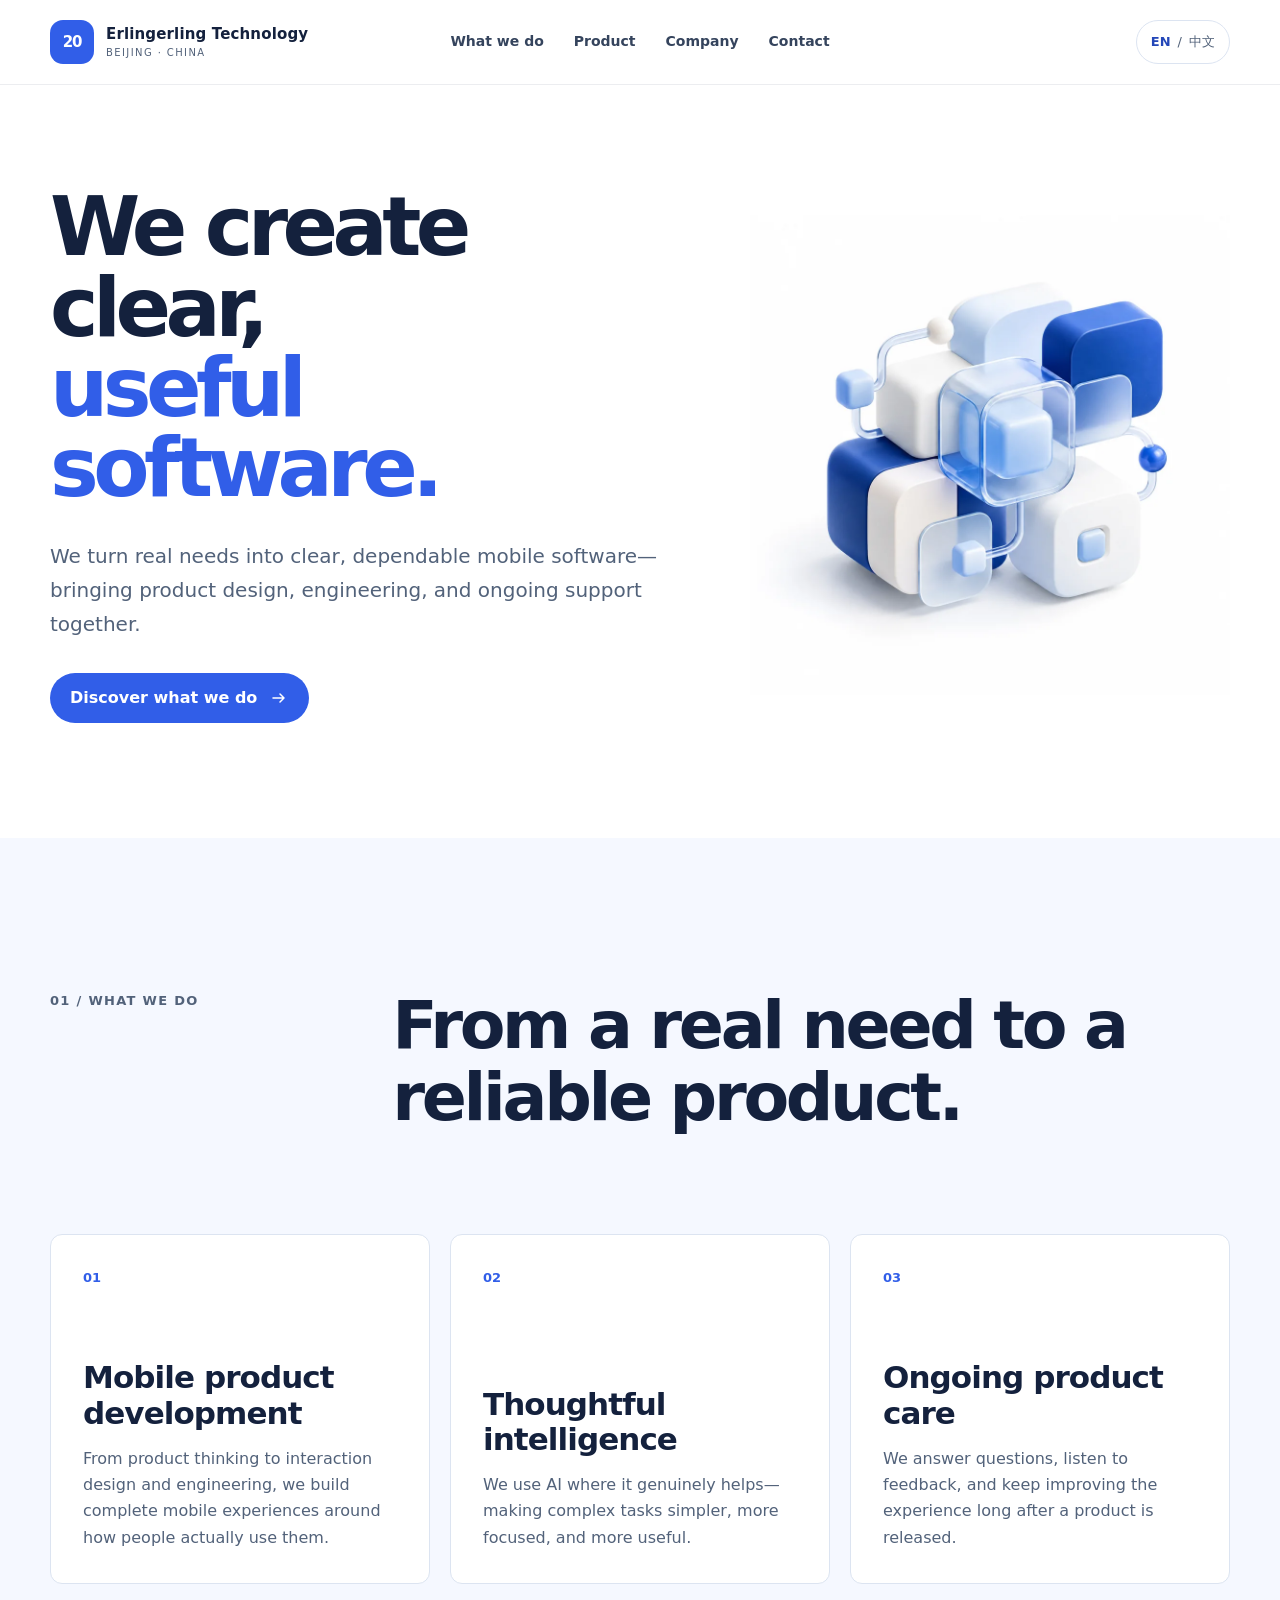
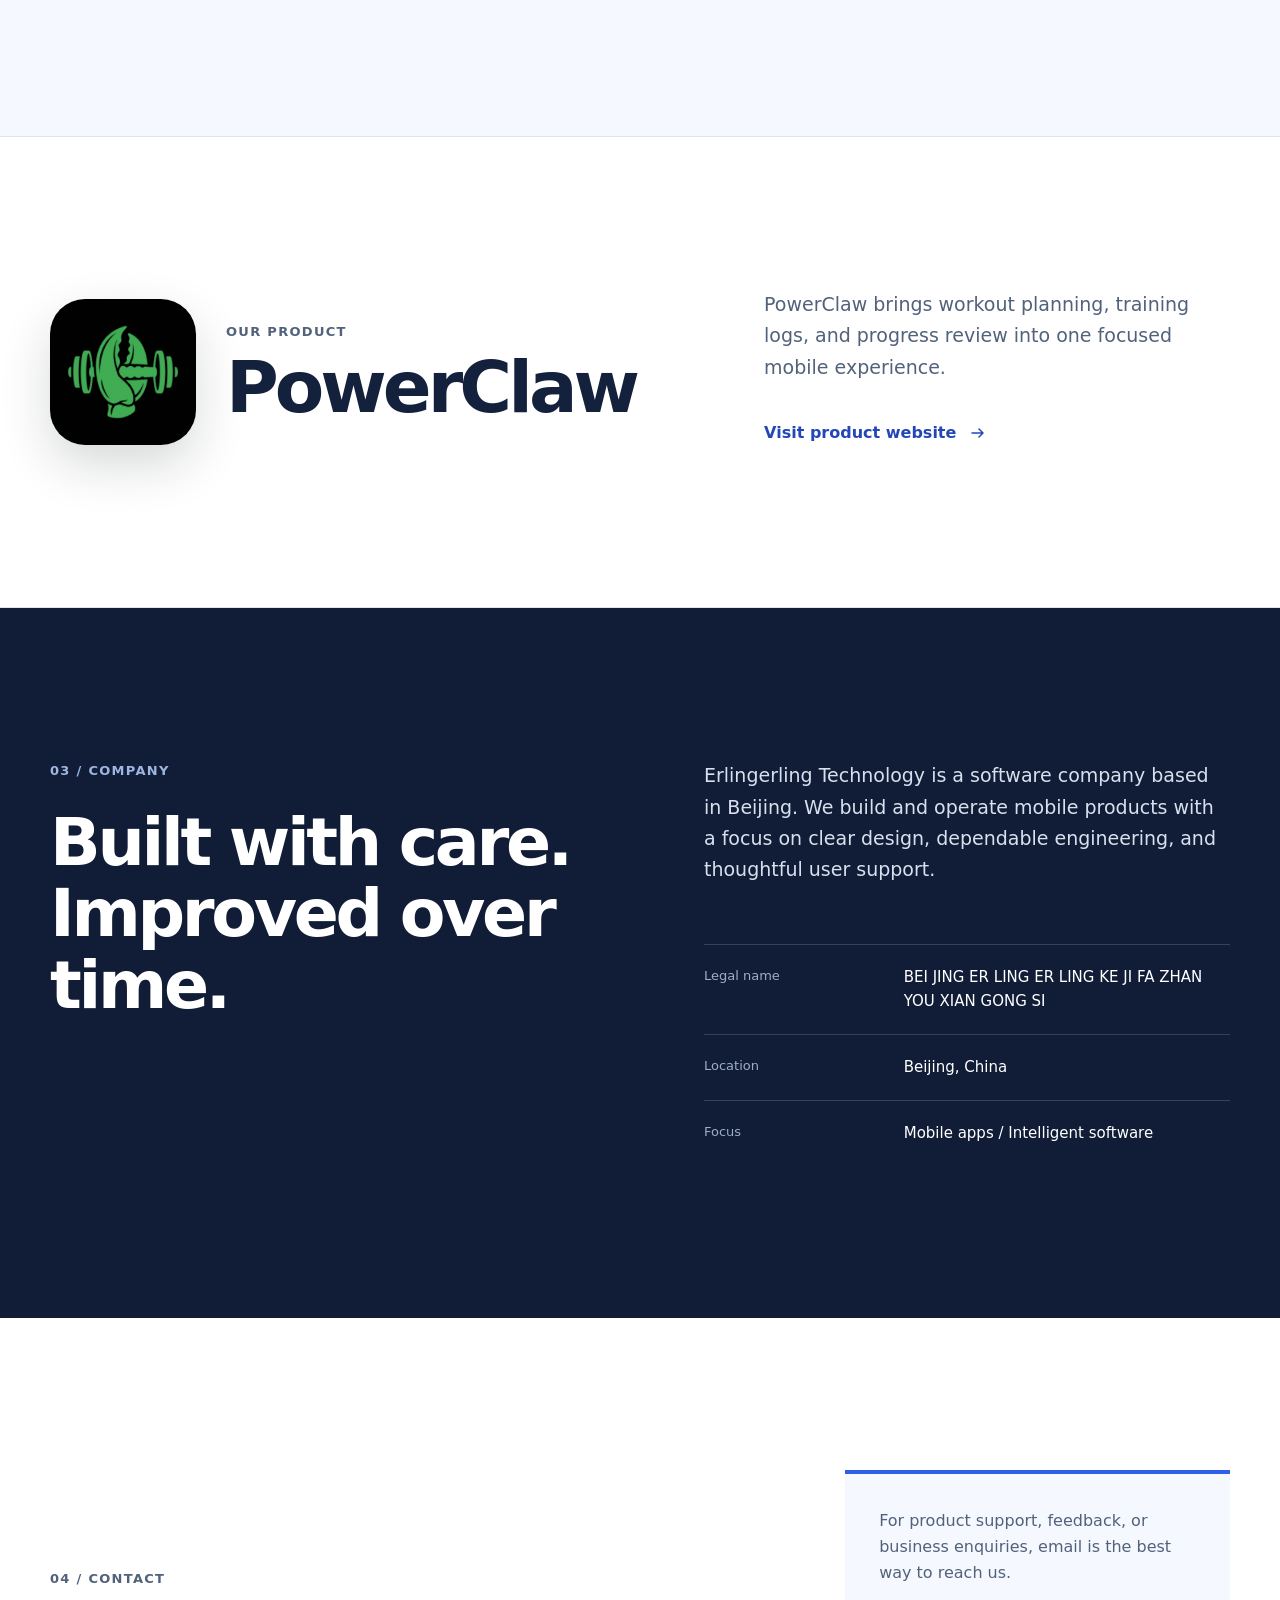
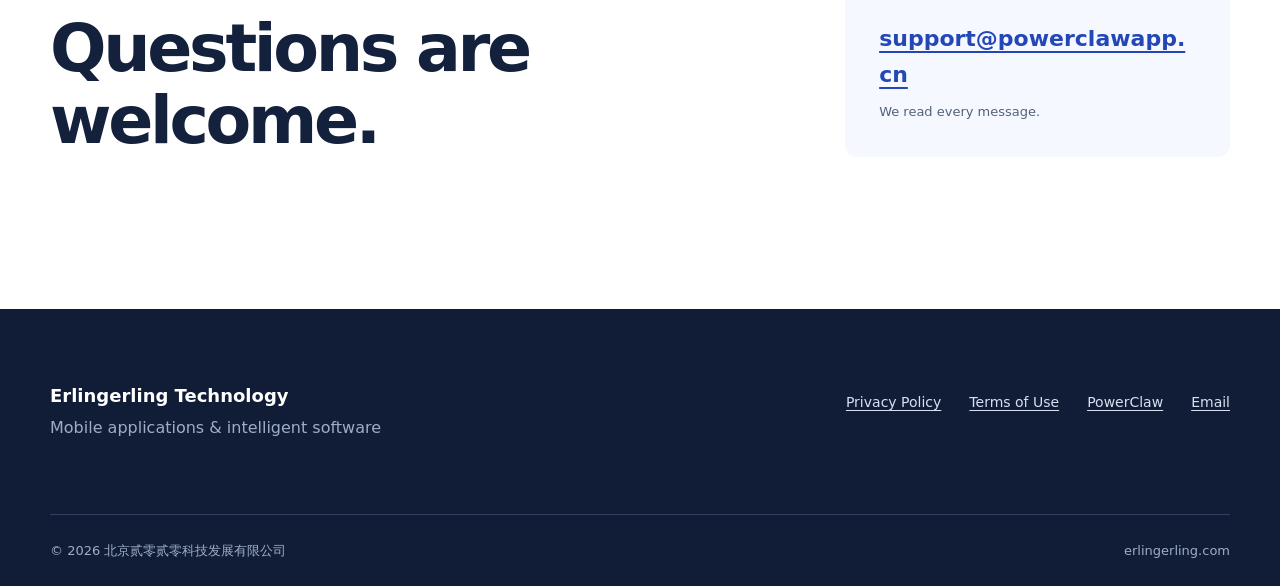
<file: index.html>
<!doctype html>
<html lang="en" data-title-en="Erlingerling Technology" data-title-zh="北京贰零贰零科技发展有限公司" data-description-en="Erlingerling Technology builds clear, dependable mobile applications and intelligent software, from product design and engineering to ongoing support." data-description-zh="北京贰零贰零科技发展有限公司专注于清晰、可靠的移动应用与智能软件产品，覆盖产品设计、工程研发与持续支持。">
  <head>
    <meta charset="UTF-8" />
    <meta name="viewport" content="width=device-width, initial-scale=1" />
    <meta name="description" content="Erlingerling Technology builds clear, dependable mobile applications and intelligent software, from product design and engineering to ongoing support." />
    <meta name="theme-color" content="#ffffff" />
    <title>Erlingerling Technology</title>
    <link rel="canonical" href="https://www.erlingerling.com/" />
    <link rel="icon" href="./assets/favicon.svg" type="image/svg+xml" />
    <link rel="stylesheet" href="./assets/styles.css" />
    <script src="./assets/site.js" defer></script>
    <script type="application/ld+json">
      {
        "@context": "https://schema.org",
        "@type": "Organization",
        "name": "Erlingerling Technology",
        "legalName": "北京贰零贰零科技发展有限公司",
        "alternateName": "BEI JING ER LING ER LING KE JI FA ZHAN YOU XIAN GONG SI",
        "url": "https://www.erlingerling.com/",
        "email": "support@powerclawapp.cn",
        "brand": { "@type": "Brand", "name": "PowerClaw", "url": "https://powerclawapp.cn/" },
        "knowsAbout": ["Mobile applications", "Intelligent software products", "Product operations"],
        "address": { "@type": "PostalAddress", "addressLocality": "Beijing", "addressCountry": "CN" }
      }
    </script>
  </head>
  <body>
    <a class="skip-link" href="#main" data-zh="跳到主要内容" data-en="Skip to content">Skip to content</a>

    <header class="site-header">
      <div class="shell header-inner">
        <a class="brand" href="./" aria-label="Erlingerling Technology home / 贰零贰零科技首页">
          <span class="brand-mark" aria-hidden="true">20</span>
          <span class="brand-name">
            <strong data-zh="贰零贰零科技" data-en="Erlingerling Technology">Erlingerling Technology</strong>
            <small>BEIJING · CHINA</small>
          </span>
        </a>

        <nav class="primary-nav" aria-label="Primary navigation / 主要导航">
          <a href="#services" data-zh="业务" data-en="What we do">What we do</a>
          <a href="#product" data-zh="产品" data-en="Product">Product</a>
          <a href="#about" data-zh="关于" data-en="Company">Company</a>
          <a href="#contact" data-zh="联系" data-en="Contact">Contact</a>
        </nav>

        <button class="language-switch" type="button" data-language-toggle aria-label="切换到中文">
          <span class="language-active" data-language-label>EN</span>
          <span aria-hidden="true">/</span>
          <span data-language-next>中文</span>
        </button>
      </div>
    </header>

    <main id="main">
      <section class="hero shell" aria-labelledby="hero-title">
        <div class="hero-grid">
          <div class="hero-main">
            <h1 id="hero-title">
              <span data-zh="我们创造清晰、" data-en="We create clear,">We create clear,</span>
              <em data-zh="实用的软件产品。" data-en="useful software.">useful software.</em>
            </h1>
            <p class="hero-intro" data-zh="我们从真实需求出发，把产品设计、软件开发和持续支持连接起来，打造清晰、可靠的移动软件体验。" data-en="We turn real needs into clear, dependable mobile software—bringing product design, engineering, and ongoing support together.">We turn real needs into clear, dependable mobile software—bringing product design, engineering, and ongoing support together.</p>
            <a class="primary-link" href="#services">
              <span data-zh="了解我们的业务" data-en="Discover what we do">Discover what we do</span>
              <svg aria-hidden="true" viewBox="0 0 20 20"><path d="M4 10h11m-4-4 4 4-4 4" /></svg>
            </a>
          </div>

          <div class="hero-art" aria-hidden="true">
            <img src="./assets/connected-products-hero.webp" alt="" width="1000" height="1000" decoding="async" fetchpriority="high" />
          </div>
        </div>
      </section>

      <section class="section services-section" id="services" aria-labelledby="services-title">
        <div class="shell">
          <div class="section-heading">
            <p class="eyebrow">01 / <span data-zh="我们做什么" data-en="What we do">What we do</span></p>
            <h2 id="services-title" data-zh="从真实需求出发，做成可靠的产品。" data-en="From a real need to a reliable product.">From a real need to a reliable product.</h2>
          </div>

          <div class="service-grid">
            <article class="service-card">
              <span class="service-index">01</span>
              <h3 data-zh="移动产品研发" data-en="Mobile product development">Mobile product development</h3>
              <p data-zh="从产品构想到交互设计和工程实现，我们围绕实际使用场景打造完整的移动端体验。" data-en="From product thinking to interaction design and engineering, we build complete mobile experiences around how people actually use them.">From product thinking to interaction design and engineering, we build complete mobile experiences around how people actually use them.</p>
            </article>
            <article class="service-card">
              <span class="service-index">02</span>
              <h3 data-zh="恰到好处的智能" data-en="Thoughtful intelligence">Thoughtful intelligence</h3>
              <p data-zh="只在真正有帮助的场景中使用人工智能，让复杂任务变得更简单、更有针对性。" data-en="We use AI where it genuinely helps—making complex tasks simpler, more focused, and more useful.">We use AI where it genuinely helps—making complex tasks simpler, more focused, and more useful.</p>
            </article>
            <article class="service-card">
              <span class="service-index">03</span>
              <h3 data-zh="持续运营与支持" data-en="Ongoing product care">Ongoing product care</h3>
              <p data-zh="我们认真回应问题、倾听反馈，并在产品发布后继续改进每一次使用体验。" data-en="We answer questions, listen to feedback, and keep improving the experience long after a product is released.">We answer questions, listen to feedback, and keep improving the experience long after a product is released.</p>
            </article>
          </div>
        </div>
      </section>

      <section class="section product-section" id="product" aria-labelledby="product-title">
        <div class="shell product-row">
          <div class="product-identity">
            <img src="./assets/powerclaw-logo.png" alt="PowerClaw logo" width="512" height="512" loading="lazy" decoding="async" />
            <div>
              <p class="eyebrow" data-zh="旗下产品" data-en="Our product">Our product</p>
              <h2 id="product-title">PowerClaw</h2>
            </div>
          </div>
          <div class="product-summary">
            <p data-zh="PowerClaw 是我们的健身训练移动应用，把训练计划、过程记录和进展回顾集中在一个清晰的体验中。" data-en="PowerClaw brings workout planning, training logs, and progress review into one focused mobile experience.">PowerClaw brings workout planning, training logs, and progress review into one focused mobile experience.</p>
            <a class="text-link" href="https://powerclawapp.cn/" rel="noopener">
              <span data-zh="访问产品官网" data-en="Visit product website">Visit product website</span>
              <svg aria-hidden="true" viewBox="0 0 20 20"><path d="M4 10h11m-4-4 4 4-4 4" /></svg>
            </a>
          </div>
        </div>
      </section>

      <section class="section section-dark" id="about" aria-labelledby="about-title">
        <div class="shell about-grid">
          <div>
            <p class="eyebrow eyebrow-light">03 / <span data-zh="关于公司" data-en="Company">Company</span></p>
            <h2 id="about-title" data-zh="认真打磨，持续改进。" data-en="Built with care. Improved over time.">Built with care. Improved over time.</h2>
          </div>
          <div class="about-copy">
            <p data-zh="北京贰零贰零科技发展有限公司是一家位于北京的软件公司。我们自主研发并运营移动产品，重视清晰的设计、可靠的工程实现和认真负责的用户支持。" data-en="Erlingerling Technology is a software company based in Beijing. We build and operate mobile products with a focus on clear design, dependable engineering, and thoughtful user support.">Erlingerling Technology is a software company based in Beijing. We build and operate mobile products with a focus on clear design, dependable engineering, and thoughtful user support.</p>
            <dl class="company-facts">
              <div>
                <dt data-zh="法定名称" data-en="Legal name">Legal name</dt>
                <dd data-zh="北京贰零贰零科技发展有限公司" data-en="BEI JING ER LING ER LING KE JI FA ZHAN YOU XIAN GONG SI">BEI JING ER LING ER LING KE JI FA ZHAN YOU XIAN GONG SI</dd>
              </div>
              <div>
                <dt data-zh="所在地" data-en="Location">Location</dt>
                <dd data-zh="中国 · 北京" data-en="Beijing, China">Beijing, China</dd>
              </div>
              <div>
                <dt data-zh="业务领域" data-en="Focus">Focus</dt>
                <dd data-zh="移动应用 / 智能软件产品" data-en="Mobile apps / Intelligent software">Mobile apps / Intelligent software</dd>
              </div>
            </dl>
          </div>
        </div>
      </section>

      <section class="section shell contact-grid" id="contact" aria-labelledby="contact-title">
        <div class="section-heading">
          <p class="eyebrow">04 / <span data-zh="联系我们" data-en="Contact">Contact</span></p>
          <h2 id="contact-title" data-zh="欢迎来信。" data-en="Questions are welcome.">Questions are welcome.</h2>
        </div>
        <div class="contact-card">
          <p data-zh="无论是产品支持、使用反馈还是业务合作，都可以通过邮件联系我们。" data-en="For product support, feedback, or business enquiries, email is the best way to reach us.">For product support, feedback, or business enquiries, email is the best way to reach us.</p>
          <a href="mailto:support@powerclawapp.cn">support@powerclawapp.cn</a>
          <span data-zh="我们会认真阅读每一封来信。" data-en="We read every message.">We read every message.</span>
        </div>
      </section>
    </main>

    <footer class="site-footer">
      <div class="shell footer-main">
        <div>
          <strong data-zh="北京贰零贰零科技发展有限公司" data-en="Erlingerling Technology">Erlingerling Technology</strong>
          <p data-zh="移动应用与智能软件产品" data-en="Mobile applications &amp; intelligent software">Mobile applications &amp; intelligent software</p>
        </div>
        <div class="footer-links">
          <a href="./privacy.html" data-zh="隐私政策" data-en="Privacy Policy">Privacy Policy</a>
          <a href="./terms.html" data-zh="使用条款" data-en="Terms of Use">Terms of Use</a>
          <a href="https://powerclawapp.cn/" rel="noopener">PowerClaw</a>
          <a href="mailto:support@powerclawapp.cn" data-zh="联系邮箱" data-en="Email">Email</a>
        </div>
      </div>
      <div class="shell footer-bottom">
        <span>© <span data-current-year>2026</span> 北京贰零贰零科技发展有限公司</span>
        <span>erlingerling.com</span>
      </div>
    </footer>
  </body>
</html>
</file>
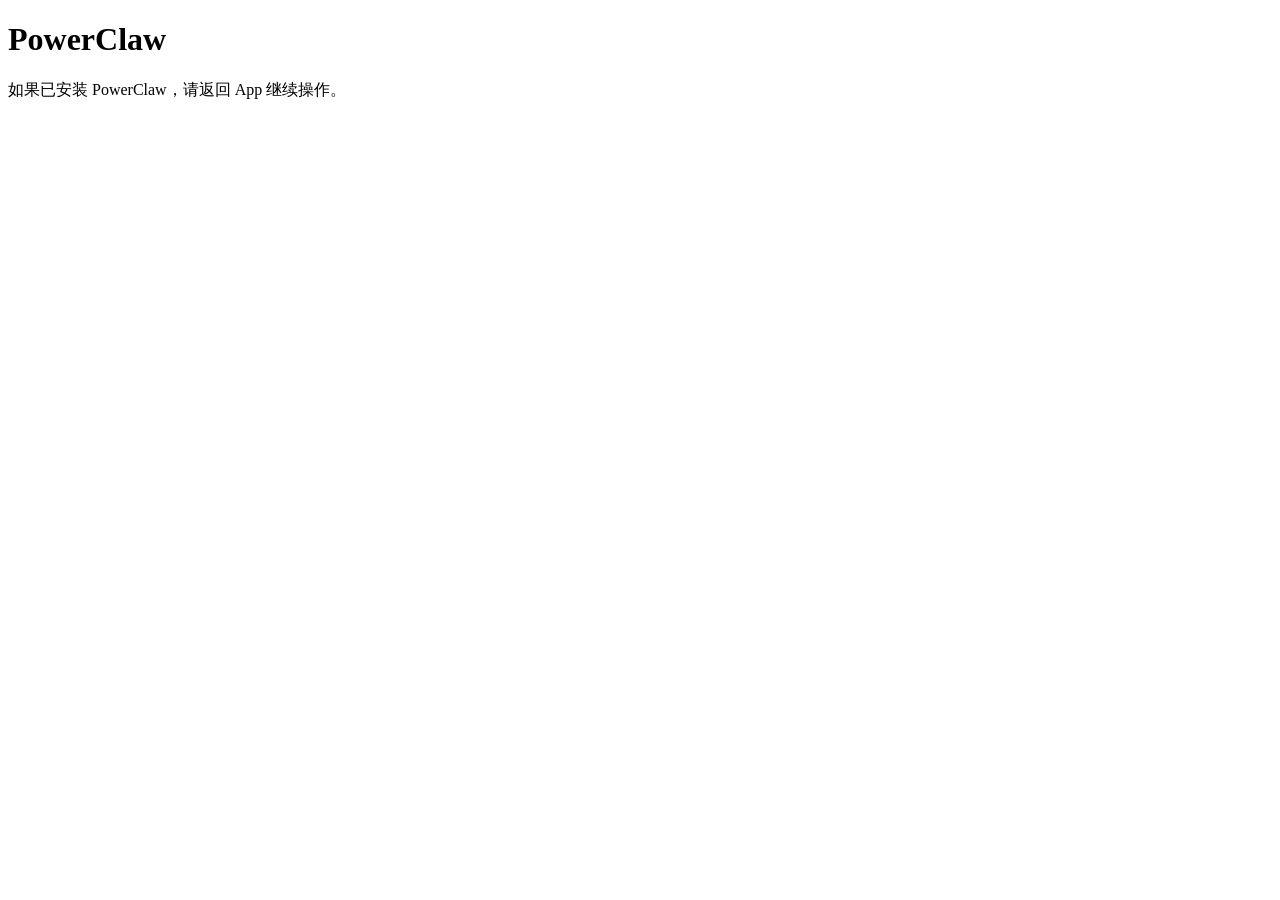
<file: app/index.html>
<!doctype html>
<html lang="zh-CN">
  <head>
    <meta charset="utf-8" />
    <meta name="viewport" content="width=device-width, initial-scale=1" />
    <meta name="robots" content="noindex" />
    <title>PowerClaw</title>
  </head>
  <body>
    <main>
      <h1>PowerClaw</h1>
      <p>如果已安装 PowerClaw，请返回 App 继续操作。</p>
    </main>
  </body>
</html>
</file>
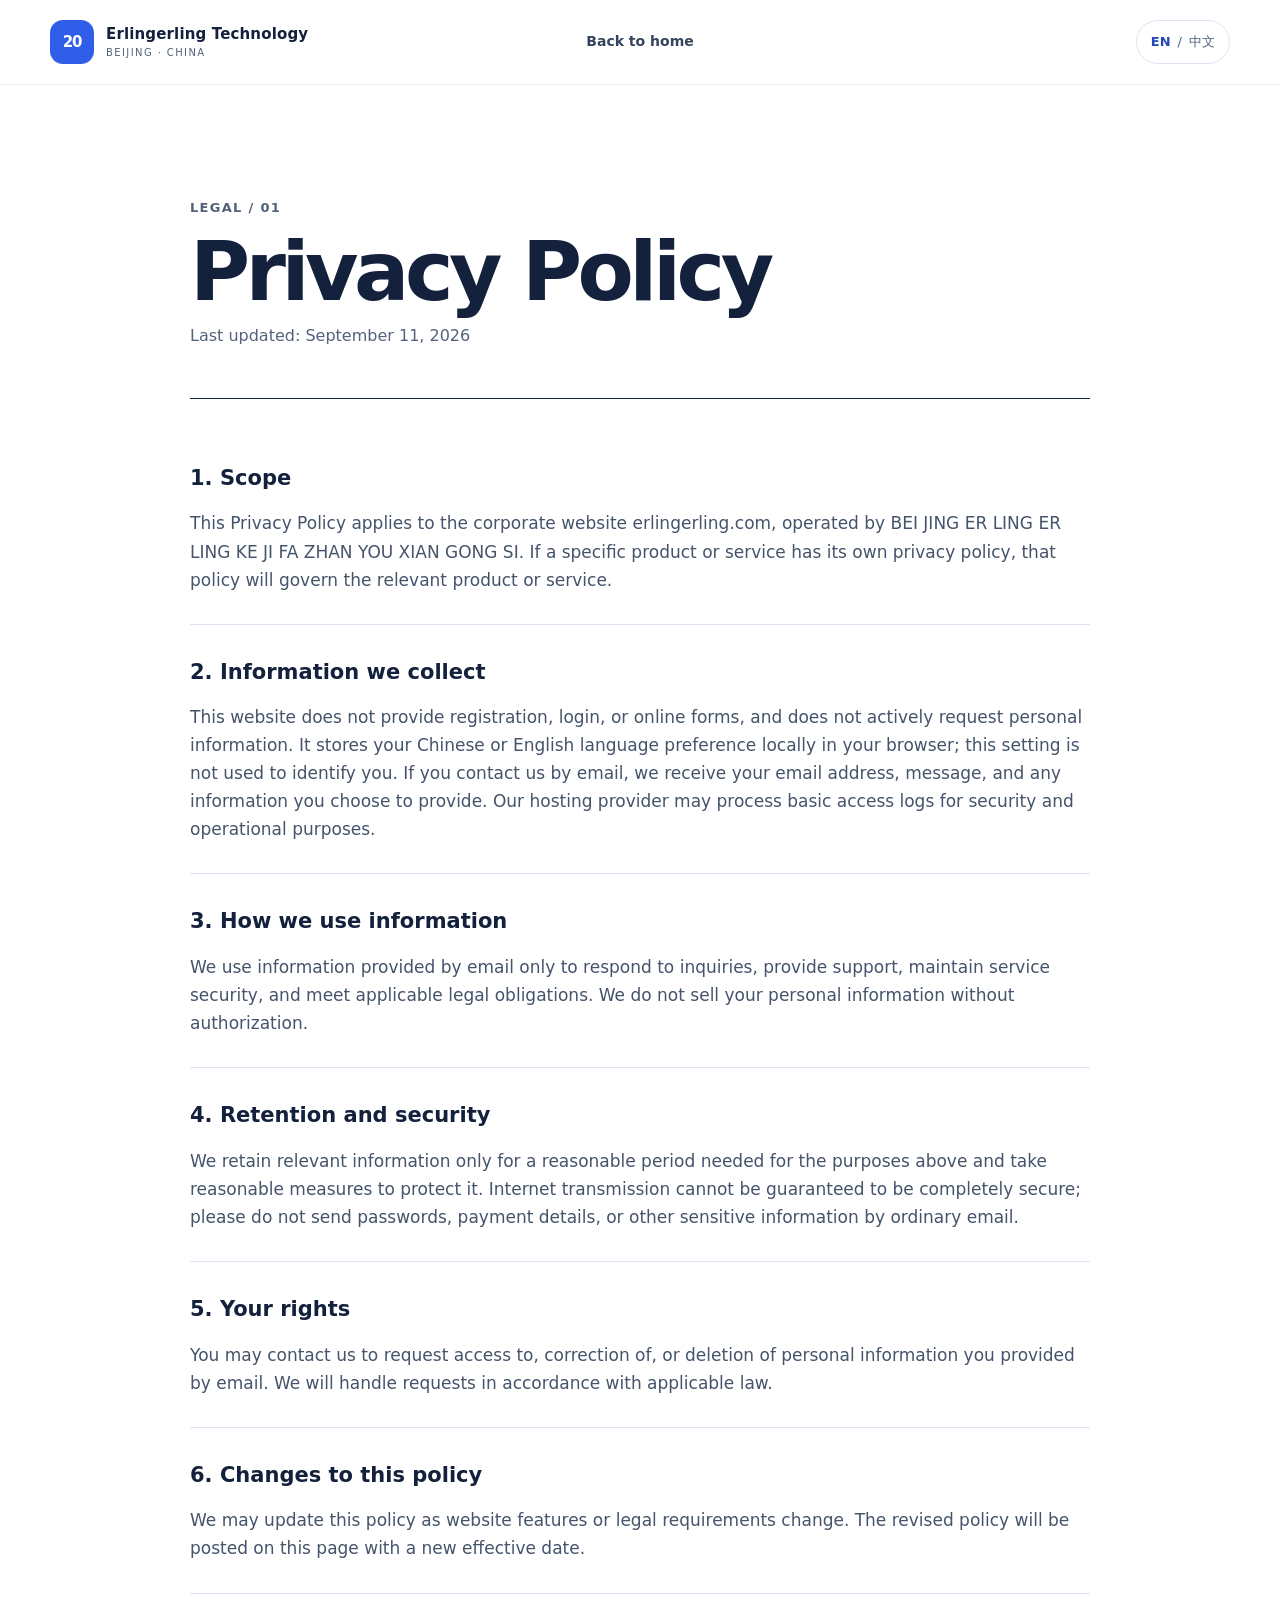
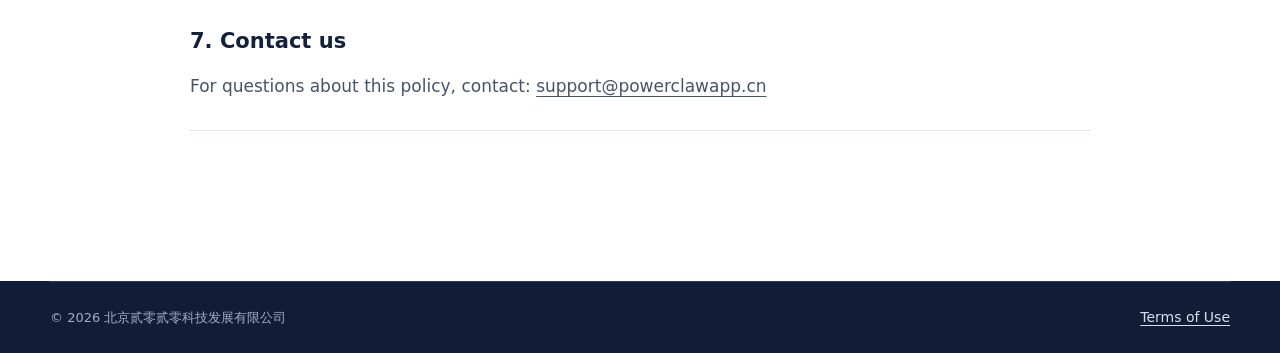
<file: privacy.html>
<!doctype html>
<html lang="en" data-title-en="Privacy Policy | Erlingerling Technology" data-title-zh="隐私政策｜北京贰零贰零科技发展有限公司" data-description-en="Privacy Policy for the corporate website of BEI JING ER LING ER LING KE JI FA ZHAN YOU XIAN GONG SI." data-description-zh="北京贰零贰零科技发展有限公司官网隐私政策。">
  <head>
    <meta charset="UTF-8" />
    <meta name="viewport" content="width=device-width, initial-scale=1" />
    <meta name="description" content="Privacy Policy for the corporate website of BEI JING ER LING ER LING KE JI FA ZHAN YOU XIAN GONG SI." />
    <meta name="theme-color" content="#ffffff" />
    <title>Privacy Policy | Erlingerling Technology</title>
    <link rel="canonical" href="https://www.erlingerling.com/privacy.html" />
    <link rel="icon" href="./assets/favicon.svg" type="image/svg+xml" />
    <link rel="stylesheet" href="./assets/styles.css" />
    <script src="./assets/site.js" defer></script>
  </head>
  <body>
    <a class="skip-link" href="#main" data-zh="跳到主要内容" data-en="Skip to content">Skip to content</a>
    <header class="site-header">
      <div class="shell header-inner">
        <a class="brand" href="./" aria-label="返回首页">
          <span class="brand-mark" aria-hidden="true">20</span>
          <span class="brand-name"><strong data-zh="贰零贰零科技" data-en="Erlingerling Technology">Erlingerling Technology</strong><small>BEIJING · CHINA</small></span>
        </a>
        <a class="back-link" href="./" data-zh="返回首页" data-en="Back to home">Back to home</a>
        <button class="language-switch" type="button" data-language-toggle aria-label="切换到中文">
          <span class="language-active" data-language-label>EN</span><span aria-hidden="true">/</span><span data-language-next>中文</span>
        </button>
      </div>
    </header>

    <main id="main" class="legal-page shell">
      <header class="legal-header">
        <p class="eyebrow">LEGAL / 01</p>
        <h1 data-zh="隐私政策" data-en="Privacy Policy">Privacy Policy</h1>
        <p data-zh="更新日期：2026 年 9 月 11 日" data-en="Last updated: September 11, 2026">Last updated: September 11, 2026</p>
      </header>

      <article class="legal-copy">
        <section>
          <h2 data-zh="1. 适用范围" data-en="1. Scope">1. Scope</h2>
          <p data-zh="本隐私政策适用于北京贰零贰零科技发展有限公司运营的 erlingerling.com 公司网站。公司具体软件或服务如有单独的隐私政策，以对应产品或服务中的政策为准。" data-en="This Privacy Policy applies to the corporate website erlingerling.com, operated by BEI JING ER LING ER LING KE JI FA ZHAN YOU XIAN GONG SI. If a specific product or service has its own privacy policy, that policy will govern the relevant product or service.">
            This Privacy Policy applies to the corporate website erlingerling.com, operated by BEI JING ER LING ER LING KE JI FA ZHAN YOU XIAN GONG SI. If a specific product or service has its own privacy policy, that policy will govern the relevant product or service.
          </p>
        </section>
        <section>
          <h2 data-zh="2. 我们收集的信息" data-en="2. Information we collect">2. Information we collect</h2>
          <p data-zh="本网站不提供注册、登录或在线表单，也不会主动要求您提交个人信息。网站会在您的浏览器本地保存中文或英文语言偏好，该设置不用于识别您的身份。当您通过电子邮件联系我们时，我们会收到您的邮箱地址、邮件内容以及您主动提供的信息。网站托管服务提供商可能会基于安全和运行需要处理基础访问日志。" data-en="This website does not provide registration, login, or online forms, and does not actively request personal information. It stores your Chinese or English language preference locally in your browser; this setting is not used to identify you. If you contact us by email, we receive your email address, message, and any information you choose to provide. Our hosting provider may process basic access logs for security and operational purposes.">
            This website does not provide registration, login, or online forms, and does not actively request personal information. It stores your Chinese or English language preference locally in your browser; this setting is not used to identify you. If you contact us by email, we receive your email address, message, and any information you choose to provide. Our hosting provider may process basic access logs for security and operational purposes.
          </p>
        </section>
        <section>
          <h2 data-zh="3. 信息的使用" data-en="3. How we use information">3. How we use information</h2>
          <p data-zh="我们仅将您通过邮件提供的信息用于回复咨询、提供支持、维护服务安全以及履行适用的法律义务。未经授权，我们不会出售您的个人信息。" data-en="We use information provided by email only to respond to inquiries, provide support, maintain service security, and meet applicable legal obligations. We do not sell your personal information without authorization.">
            We use information provided by email only to respond to inquiries, provide support, maintain service security, and meet applicable legal obligations. We do not sell your personal information without authorization.
          </p>
        </section>
        <section>
          <h2 data-zh="4. 信息保存与安全" data-en="4. Retention and security">4. Retention and security</h2>
          <p data-zh="我们会在实现上述目的所需的合理期限内保存相关信息，并采取合理措施保护信息安全。互联网传输无法保证绝对安全，请不要通过普通电子邮件发送密码、支付信息等敏感内容。" data-en="We retain relevant information only for a reasonable period needed for the purposes above and take reasonable measures to protect it. Internet transmission cannot be guaranteed to be completely secure; please do not send passwords, payment details, or other sensitive information by ordinary email.">
            We retain relevant information only for a reasonable period needed for the purposes above and take reasonable measures to protect it. Internet transmission cannot be guaranteed to be completely secure; please do not send passwords, payment details, or other sensitive information by ordinary email.
          </p>
        </section>
        <section>
          <h2 data-zh="5. 您的权利" data-en="5. Your rights">5. Your rights</h2>
          <p data-zh="如需查询、更正或删除您通过邮件提供的个人信息，您可以联系我们。我们将按照适用法律处理您的请求。" data-en="You may contact us to request access to, correction of, or deletion of personal information you provided by email. We will handle requests in accordance with applicable law.">
            You may contact us to request access to, correction of, or deletion of personal information you provided by email. We will handle requests in accordance with applicable law.
          </p>
        </section>
        <section>
          <h2 data-zh="6. 政策更新" data-en="6. Changes to this policy">6. Changes to this policy</h2>
          <p data-zh="我们可能根据网站功能或法律要求更新本政策。更新后的政策将在本页面发布，并标明更新日期。" data-en="We may update this policy as website features or legal requirements change. The revised policy will be posted on this page with a new effective date.">
            We may update this policy as website features or legal requirements change. The revised policy will be posted on this page with a new effective date.
          </p>
        </section>
        <section>
          <h2 data-zh="7. 联系我们" data-en="7. Contact us">7. Contact us</h2>
          <p><span data-zh="如对本政策有任何疑问，请联系：" data-en="For questions about this policy, contact: ">For questions about this policy, contact: </span><a href="mailto:support@powerclawapp.cn">support@powerclawapp.cn</a></p>
        </section>
      </article>
    </main>

    <footer class="site-footer compact-footer">
      <div class="shell footer-bottom"><span>© <span data-current-year>2026</span> 北京贰零贰零科技发展有限公司</span><a href="./terms.html" data-zh="服务条款" data-en="Terms of Use">Terms of Use</a></div>
    </footer>
  </body>
</html>
</file>
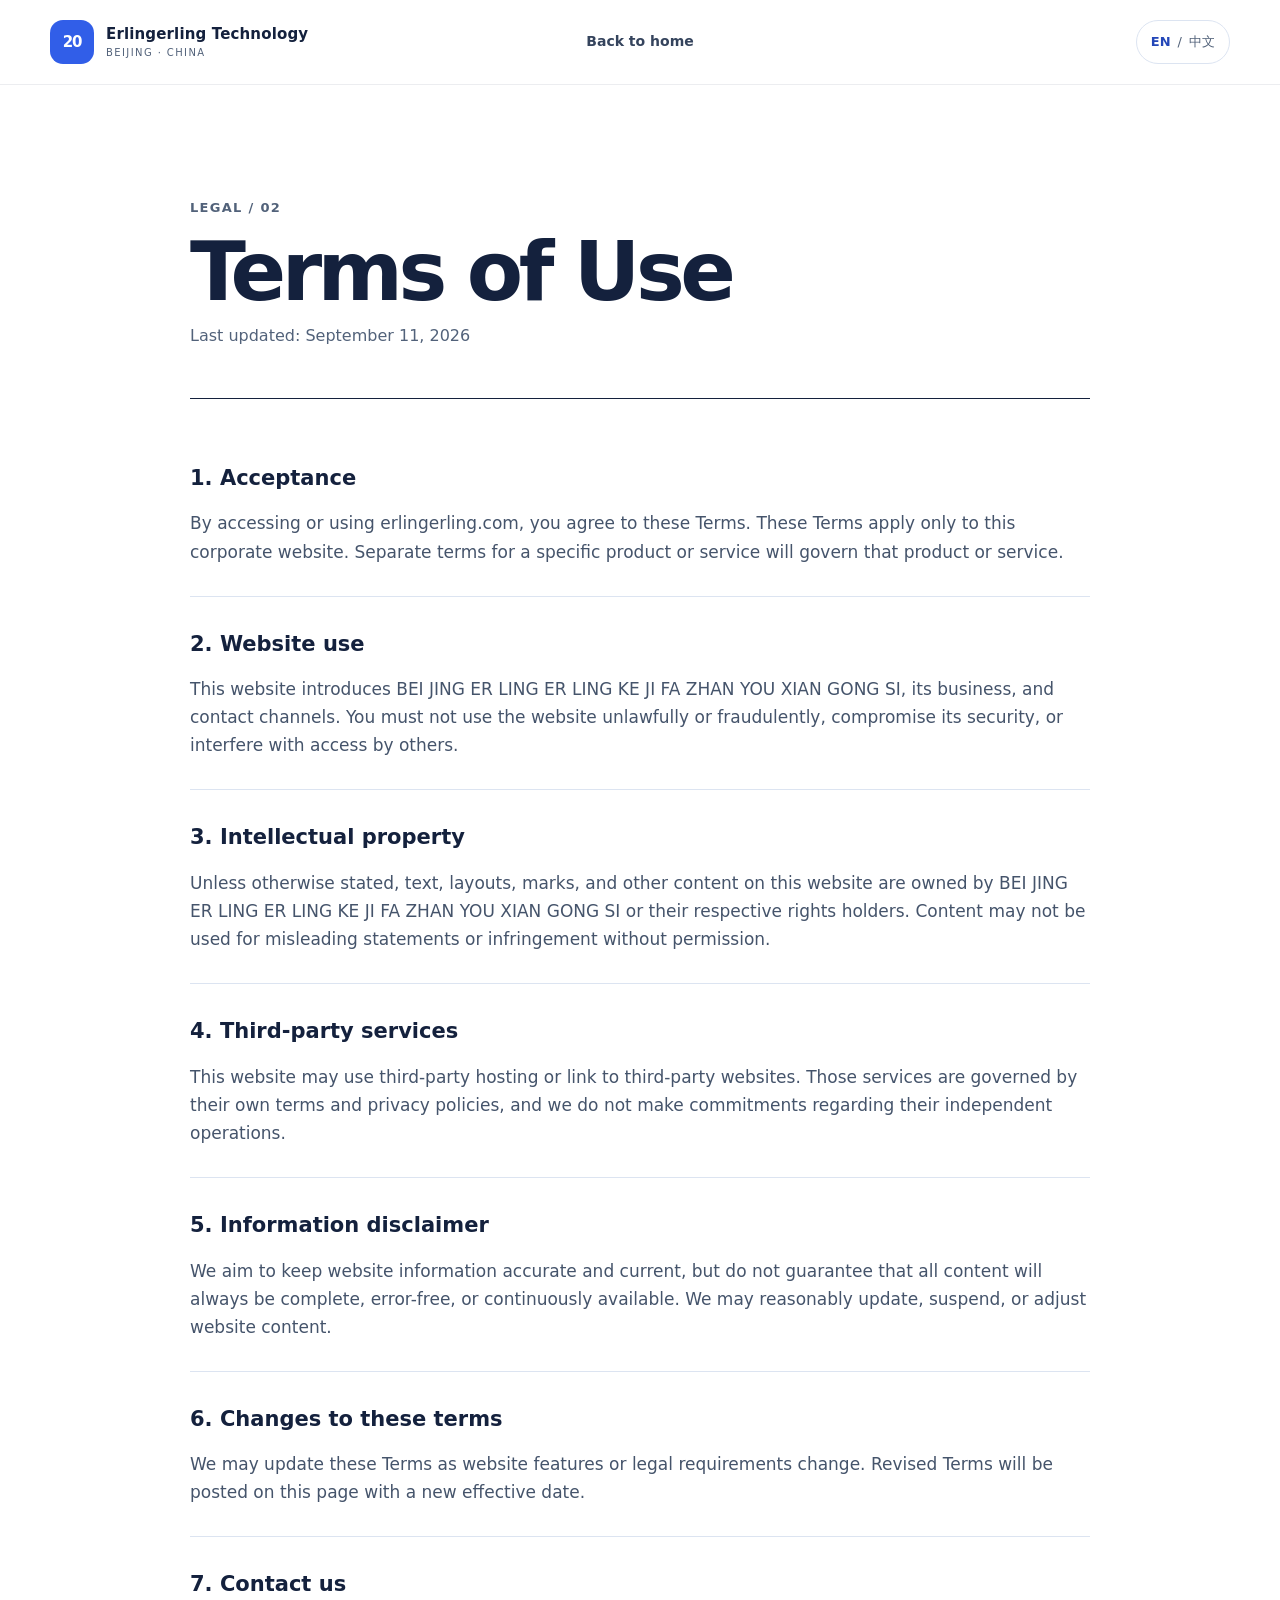
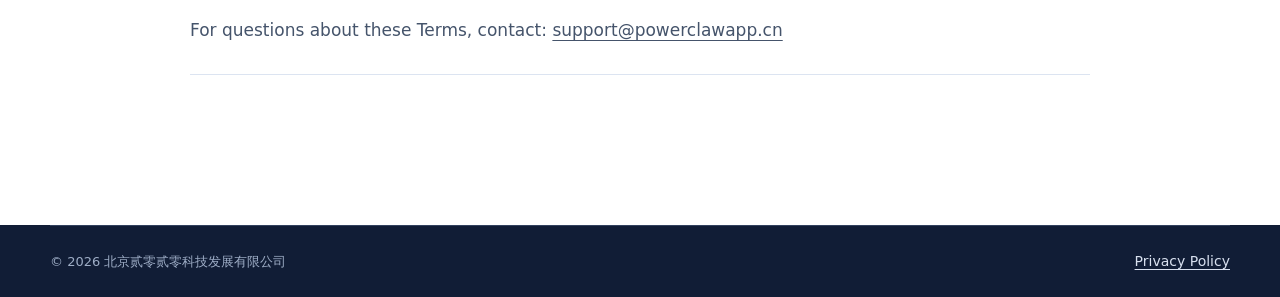
<file: terms.html>
<!doctype html>
<html lang="en" data-title-en="Terms of Use | Erlingerling Technology" data-title-zh="服务条款｜北京贰零贰零科技发展有限公司" data-description-en="Terms of Use for the corporate website of BEI JING ER LING ER LING KE JI FA ZHAN YOU XIAN GONG SI." data-description-zh="北京贰零贰零科技发展有限公司官网使用条款。">
  <head>
    <meta charset="UTF-8" />
    <meta name="viewport" content="width=device-width, initial-scale=1" />
    <meta name="description" content="Terms of Use for the corporate website of BEI JING ER LING ER LING KE JI FA ZHAN YOU XIAN GONG SI." />
    <meta name="theme-color" content="#ffffff" />
    <title>Terms of Use | Erlingerling Technology</title>
    <link rel="canonical" href="https://www.erlingerling.com/terms.html" />
    <link rel="icon" href="./assets/favicon.svg" type="image/svg+xml" />
    <link rel="stylesheet" href="./assets/styles.css" />
    <script src="./assets/site.js" defer></script>
  </head>
  <body>
    <a class="skip-link" href="#main" data-zh="跳到主要内容" data-en="Skip to content">Skip to content</a>
    <header class="site-header">
      <div class="shell header-inner">
        <a class="brand" href="./" aria-label="返回首页">
          <span class="brand-mark" aria-hidden="true">20</span>
          <span class="brand-name"><strong data-zh="贰零贰零科技" data-en="Erlingerling Technology">Erlingerling Technology</strong><small>BEIJING · CHINA</small></span>
        </a>
        <a class="back-link" href="./" data-zh="返回首页" data-en="Back to home">Back to home</a>
        <button class="language-switch" type="button" data-language-toggle aria-label="切换到中文">
          <span class="language-active" data-language-label>EN</span><span aria-hidden="true">/</span><span data-language-next>中文</span>
        </button>
      </div>
    </header>

    <main id="main" class="legal-page shell">
      <header class="legal-header">
        <p class="eyebrow">LEGAL / 02</p>
        <h1 data-zh="服务条款" data-en="Terms of Use">Terms of Use</h1>
        <p data-zh="更新日期：2026 年 9 月 11 日" data-en="Last updated: September 11, 2026">Last updated: September 11, 2026</p>
      </header>

      <article class="legal-copy">
        <section>
          <h2 data-zh="1. 条款适用" data-en="1. Acceptance">1. Acceptance</h2>
          <p data-zh="访问或使用 erlingerling.com 即表示您同意遵守本条款。本条款仅适用于本公司网站；具体软件或服务如有单独条款，以对应条款为准。" data-en="By accessing or using erlingerling.com, you agree to these Terms. These Terms apply only to this corporate website. Separate terms for a specific product or service will govern that product or service.">
            By accessing or using erlingerling.com, you agree to these Terms. These Terms apply only to this corporate website. Separate terms for a specific product or service will govern that product or service.
          </p>
        </section>
        <section>
          <h2 data-zh="2. 网站用途" data-en="2. Website use">2. Website use</h2>
          <p data-zh="本网站用于介绍北京贰零贰零科技发展有限公司及其业务，并提供联系渠道。您不得以违法、欺诈、破坏网站安全或影响他人正常访问的方式使用本网站。" data-en="This website introduces BEI JING ER LING ER LING KE JI FA ZHAN YOU XIAN GONG SI, its business, and contact channels. You must not use the website unlawfully or fraudulently, compromise its security, or interfere with access by others.">
            This website introduces BEI JING ER LING ER LING KE JI FA ZHAN YOU XIAN GONG SI, its business, and contact channels. You must not use the website unlawfully or fraudulently, compromise its security, or interfere with access by others.
          </p>
        </section>
        <section>
          <h2 data-zh="3. 知识产权" data-en="3. Intellectual property">3. Intellectual property</h2>
          <p data-zh="除另有说明外，本网站的文字、版式、标识及其他内容由北京贰零贰零科技发展有限公司或相关权利人依法享有权利。未经许可，不得将网站内容用于误导性陈述或侵犯权利的用途。" data-en="Unless otherwise stated, text, layouts, marks, and other content on this website are owned by BEI JING ER LING ER LING KE JI FA ZHAN YOU XIAN GONG SI or their respective rights holders. Content may not be used for misleading statements or infringement without permission.">
            Unless otherwise stated, text, layouts, marks, and other content on this website are owned by BEI JING ER LING ER LING KE JI FA ZHAN YOU XIAN GONG SI or their respective rights holders. Content may not be used for misleading statements or infringement without permission.
          </p>
        </section>
        <section>
          <h2 data-zh="4. 第三方服务" data-en="4. Third-party services">4. Third-party services</h2>
          <p data-zh="本网站可能使用第三方托管或提供指向第三方网站的链接。第三方服务受其自身条款和隐私政策约束，我们不对其独立运营行为作出承诺。" data-en="This website may use third-party hosting or link to third-party websites. Those services are governed by their own terms and privacy policies, and we do not make commitments regarding their independent operations.">
            This website may use third-party hosting or link to third-party websites. Those services are governed by their own terms and privacy policies, and we do not make commitments regarding their independent operations.
          </p>
        </section>
        <section>
          <h2 data-zh="5. 信息说明" data-en="5. Information disclaimer">5. Information disclaimer</h2>
          <p data-zh="我们会尽力保持网站信息准确和及时，但不保证所有内容在任何时候都完整、无误或持续可用。我们可以在合理范围内更新、暂停或调整网站内容。" data-en="We aim to keep website information accurate and current, but do not guarantee that all content will always be complete, error-free, or continuously available. We may reasonably update, suspend, or adjust website content.">
            We aim to keep website information accurate and current, but do not guarantee that all content will always be complete, error-free, or continuously available. We may reasonably update, suspend, or adjust website content.
          </p>
        </section>
        <section>
          <h2 data-zh="6. 条款更新" data-en="6. Changes to these terms">6. Changes to these terms</h2>
          <p data-zh="我们可能根据网站功能或法律要求更新本条款。更新后的条款将在本页面发布，并标明更新日期。" data-en="We may update these Terms as website features or legal requirements change. Revised Terms will be posted on this page with a new effective date.">
            We may update these Terms as website features or legal requirements change. Revised Terms will be posted on this page with a new effective date.
          </p>
        </section>
        <section>
          <h2 data-zh="7. 联系我们" data-en="7. Contact us">7. Contact us</h2>
          <p><span data-zh="如对本条款有任何疑问，请联系：" data-en="For questions about these Terms, contact: ">For questions about these Terms, contact: </span><a href="mailto:support@powerclawapp.cn">support@powerclawapp.cn</a></p>
        </section>
      </article>
    </main>

    <footer class="site-footer compact-footer">
      <div class="shell footer-bottom"><span>© <span data-current-year>2026</span> 北京贰零贰零科技发展有限公司</span><a href="./privacy.html" data-zh="隐私政策" data-en="Privacy Policy">Privacy Policy</a></div>
    </footer>
  </body>
</html>
</file>
<file: assets/styles.css>
:root {
  --color-ink: #14213d;
  --color-paper: #ffffff;
  --color-surface: #f5f8ff;
  --color-muted: #e9eef8;
  --color-muted-ink: #52627a;
  --color-line: #dce4f1;
  --color-blue: #315ee8;
  --color-blue-dark: #2447b8;
  --color-blue-soft: #e8efff;
  --color-navy: #111d36;
  --shell: min(1180px, calc(100% - 48px));
  --radius-sm: 12px;
  --radius-lg: 28px;
  --transition: 220ms ease;
  color: var(--color-ink);
  background: var(--color-paper);
  font-family: "Inter", "SF Pro Text", "PingFang SC", "Microsoft YaHei", "Noto Sans CJK SC", system-ui, -apple-system, sans-serif;
  font-synthesis: none;
}

* {
  box-sizing: border-box;
}

html {
  scroll-behavior: smooth;
}

body {
  margin: 0;
  min-width: 320px;
  color: var(--color-ink);
  background: var(--color-paper);
  font-size: 16px;
  line-height: 1.65;
  -webkit-font-smoothing: antialiased;
}

a {
  color: inherit;
  text-underline-offset: 0.22em;
}

button,
a {
  -webkit-tap-highlight-color: transparent;
  touch-action: manipulation;
}

button:active,
a:active {
  opacity: 0.72;
}

button:focus-visible,
a:focus-visible {
  outline: 3px solid #89a5ff;
  outline-offset: 4px;
}

h1,
h2,
h3,
p {
  margin-top: 0;
}

.skip-link {
  position: fixed;
  z-index: 100;
  top: 12px;
  left: 12px;
  padding: 10px 16px;
  color: var(--color-paper);
  background: var(--color-navy);
  transform: translateY(-160%);
  transition: transform var(--transition);
}

.skip-link:focus {
  transform: translateY(0);
}

.shell {
  width: var(--shell);
  margin-inline: auto;
}

.site-header {
  position: sticky;
  z-index: 20;
  top: 0;
  border-bottom: 1px solid rgba(20, 33, 61, 0.08);
  background: rgba(255, 255, 255, 0.94);
  backdrop-filter: blur(14px);
}

.header-inner {
  min-height: 84px;
  display: grid;
  grid-template-columns: 1fr auto 1fr;
  align-items: center;
  gap: 28px;
}

.brand {
  width: fit-content;
  display: inline-flex;
  align-items: center;
  gap: 12px;
  text-decoration: none;
}

.brand-mark {
  width: 44px;
  height: 44px;
  display: grid;
  place-items: center;
  color: var(--color-paper);
  background: var(--color-blue);
  border-radius: 13px;
  font-size: 15px;
  font-weight: 750;
  letter-spacing: -0.08em;
}

.brand-name {
  display: grid;
  line-height: 1.15;
}

.brand-name strong {
  font-size: 15px;
  font-weight: 700;
  letter-spacing: 0.01em;
}

.brand-name small {
  margin-top: 4px;
  color: var(--color-muted-ink);
  font-size: 10px;
  letter-spacing: 0.14em;
}

.primary-nav {
  display: flex;
  gap: 30px;
}

.primary-nav a,
.back-link {
  position: relative;
  min-height: 44px;
  display: inline-flex;
  align-items: center;
  color: #35445d;
  font-size: 14px;
  font-weight: 600;
  text-decoration: none;
}

.primary-nav a::after,
.back-link::after {
  position: absolute;
  right: 0;
  bottom: 7px;
  left: 0;
  height: 2px;
  content: "";
  background: var(--color-blue);
  border-radius: 2px;
  transform: scaleX(0);
  transform-origin: right;
  transition: transform var(--transition);
}

.primary-nav a:hover::after,
.back-link:hover::after {
  transform: scaleX(1);
  transform-origin: left;
}

.language-switch {
  justify-self: end;
  min-width: 88px;
  min-height: 44px;
  padding: 0 14px;
  display: inline-flex;
  align-items: center;
  justify-content: center;
  gap: 7px;
  border: 1px solid var(--color-line);
  border-radius: 999px;
  color: var(--color-muted-ink);
  background: var(--color-paper);
  font: inherit;
  font-size: 13px;
  cursor: pointer;
  transition: border-color var(--transition), color var(--transition), background var(--transition);
}

.language-switch:hover {
  border-color: #aebbd0;
  color: var(--color-ink);
  background: var(--color-surface);
}

.language-active {
  color: var(--color-blue-dark);
  font-weight: 700;
}

.hero {
  padding-top: clamp(68px, 8vw, 104px);
  padding-bottom: clamp(88px, 9vw, 120px);
}

.hero-grid {
  display: grid;
  grid-template-columns: minmax(0, 1.12fr) minmax(360px, 0.88fr);
  align-items: center;
  gap: clamp(48px, 7vw, 96px);
}

.eyebrow {
  color: var(--color-muted-ink);
  font-size: 13px;
  font-weight: 700;
  letter-spacing: 0.1em;
  text-transform: uppercase;
}

.hero h1 {
  max-width: 760px;
  margin-bottom: 30px;
  font-size: clamp(54px, 6.4vw, 88px);
  font-weight: 650;
  letter-spacing: -0.068em;
  line-height: 0.98;
}

.hero h1 span,
.hero h1 em {
  display: block;
}

.hero h1 em {
  color: var(--color-blue);
  font-style: normal;
  font-weight: 570;
}

.hero-intro {
  max-width: 710px;
  margin-bottom: 32px;
  color: var(--color-muted-ink);
  font-size: clamp(17px, 1.8vw, 20px);
  line-height: 1.7;
}

.primary-link,
.text-link {
  min-height: 44px;
  width: fit-content;
  display: inline-flex;
  align-items: center;
  gap: 12px;
  font-weight: 700;
  text-decoration: none;
}

.primary-link {
  padding: 12px 20px;
  color: var(--color-paper);
  background: var(--color-blue);
  border-radius: 999px;
  transition: background var(--transition), box-shadow var(--transition);
}

.primary-link:hover {
  background: var(--color-blue-dark);
  box-shadow: 0 10px 28px rgba(49, 94, 232, 0.2);
}

.primary-link svg,
.text-link svg {
  width: 20px;
  fill: none;
  stroke: currentColor;
  stroke-linecap: round;
  stroke-linejoin: round;
  stroke-width: 1.5;
  transition: transform var(--transition);
}

.primary-link:hover svg,
.text-link:hover svg {
  transform: translateX(4px);
}

.hero-art {
  position: relative;
  width: min(100%, 520px);
  justify-self: end;
}

.hero-art::after {
  position: absolute;
  right: 12%;
  bottom: 4%;
  left: 12%;
  height: 18%;
  z-index: -1;
  content: "";
  background: rgba(49, 94, 232, 0.12);
  border-radius: 50%;
  filter: blur(36px);
}

.hero-art img {
  width: 100%;
  height: auto;
  display: block;
}

.section {
  padding-block: clamp(92px, 12vw, 152px);
}

section[id] {
  scroll-margin-top: 100px;
}

.services-section {
  background: var(--color-surface);
}

.section-heading {
  display: grid;
  grid-template-columns: 0.52fr 1.48fr;
  gap: 48px;
}

.section-heading .eyebrow,
.section-heading h2,
.about-grid h2 {
  margin-bottom: 0;
}

.section-heading h2,
.about-grid h2 {
  max-width: 840px;
  font-size: clamp(38px, 5.2vw, 68px);
  font-weight: 590;
  letter-spacing: -0.05em;
  line-height: 1.08;
}

.service-grid {
  margin-top: clamp(64px, 8vw, 100px);
  display: grid;
  grid-template-columns: repeat(3, minmax(0, 1fr));
  gap: 20px;
}

.service-card {
  min-height: 330px;
  padding: 32px;
  display: flex;
  flex-direction: column;
  background: var(--color-paper);
  border: 1px solid var(--color-line);
  border-radius: var(--radius-sm);
  transition: border-color var(--transition), box-shadow var(--transition);
}

.service-card:hover {
  border-color: #bac7db;
  box-shadow: 0 18px 50px rgba(38, 67, 122, 0.08);
}

.service-index {
  color: var(--color-blue);
  font-size: 13px;
  font-weight: 700;
}

.service-card h3 {
  margin: auto 0 14px;
  padding-top: 72px;
  font-size: clamp(23px, 2.5vw, 31px);
  font-weight: 630;
  letter-spacing: -0.03em;
  line-height: 1.15;
}

.service-card p {
  margin-bottom: 0;
  color: var(--color-muted-ink);
}

.product-section {
  border-block: 1px solid var(--color-line);
  background: var(--color-paper);
}

.product-row {
  display: grid;
  grid-template-columns: 1fr 1fr;
  align-items: center;
  gap: clamp(64px, 10vw, 140px);
}

.product-identity {
  display: flex;
  align-items: center;
  gap: 30px;
}

.product-identity img {
  width: clamp(94px, 12vw, 146px);
  height: auto;
  display: block;
  border-radius: 24%;
  box-shadow: 0 20px 50px rgba(8, 26, 20, 0.16);
}

.product-identity .eyebrow {
  margin-bottom: 8px;
}

.product-identity h2 {
  margin-bottom: 0;
  font-size: clamp(42px, 6vw, 72px);
  font-weight: 650;
  letter-spacing: -0.055em;
  line-height: 1;
}

.product-summary > p {
  margin-bottom: 28px;
  color: var(--color-muted-ink);
  font-size: 19px;
}

.text-link {
  color: var(--color-blue-dark);
}

.section-dark {
  color: var(--color-paper);
  background: var(--color-navy);
}

.about-grid {
  display: grid;
  grid-template-columns: 1fr 1fr;
  gap: clamp(64px, 10vw, 140px);
}

.eyebrow-light {
  color: #9fb5e1;
}

.about-grid h2 {
  margin-top: 25px;
}

.about-copy > p {
  color: #d8e0ef;
  font-size: 19px;
}

.company-facts {
  margin: 58px 0 0;
}

.company-facts div {
  padding-block: 20px;
  display: grid;
  grid-template-columns: 0.7fr 1.3fr;
  gap: 24px;
  border-top: 1px solid #32415e;
}

.company-facts dt {
  color: #9eadc6;
  font-size: 13px;
}

.company-facts dd {
  margin: 0;
  font-size: 15px;
  overflow-wrap: anywhere;
}

.contact-grid {
  display: grid;
  grid-template-columns: 1.35fr 0.75fr;
  align-items: end;
  gap: clamp(48px, 8vw, 120px);
}

.contact-grid .section-heading {
  display: block;
}

.contact-grid .section-heading h2 {
  margin-top: 24px;
}

.contact-card {
  padding: 34px;
  border-top: 4px solid var(--color-blue);
  background: var(--color-surface);
  border-radius: 0 0 var(--radius-sm) var(--radius-sm);
}

.contact-card p {
  margin-bottom: 34px;
  color: var(--color-muted-ink);
}

.contact-card a {
  display: block;
  overflow-wrap: anywhere;
  color: var(--color-blue-dark);
  font-size: clamp(17px, 2vw, 22px);
  font-weight: 700;
}

.contact-card span {
  margin-top: 8px;
  display: block;
  color: var(--color-muted-ink);
  font-size: 13px;
}

.site-footer {
  padding-top: 72px;
  color: var(--color-paper);
  background: var(--color-navy);
}

.footer-main {
  padding-bottom: 72px;
  display: flex;
  align-items: start;
  justify-content: space-between;
  gap: 48px;
}

.footer-main strong {
  font-size: 18px;
}

.footer-main p {
  margin: 5px 0 0;
  color: #9eadc6;
}

.footer-links {
  display: flex;
  flex-wrap: wrap;
  gap: 28px;
}

.footer-links a,
.compact-footer a {
  min-height: 44px;
  display: inline-flex;
  align-items: center;
  color: #d8e0ef;
  font-size: 14px;
}

.footer-bottom {
  min-height: 72px;
  display: flex;
  align-items: center;
  justify-content: space-between;
  gap: 24px;
  border-top: 1px solid #32415e;
  color: #9eadc6;
  font-size: 13px;
}

.legal-page {
  max-width: 900px;
  padding-top: clamp(72px, 9vw, 112px);
  padding-bottom: clamp(96px, 12vw, 150px);
}

.legal-header {
  padding-bottom: 48px;
  border-bottom: 1px solid var(--color-ink);
}

.legal-header h1 {
  margin-bottom: 10px;
  font-size: clamp(48px, 8vw, 82px);
  font-weight: 620;
  letter-spacing: -0.055em;
  line-height: 1;
}

.legal-header > p:last-child {
  margin-bottom: 0;
  color: var(--color-muted-ink);
}

.legal-copy {
  padding-top: 32px;
}

.legal-copy section {
  padding-block: 30px;
  border-bottom: 1px solid var(--color-line);
}

.legal-copy h2 {
  margin-bottom: 14px;
  font-size: 21px;
  font-weight: 650;
}

.legal-copy p {
  margin-bottom: 0;
  color: #45546b;
  font-size: 17px;
}

.compact-footer {
  padding-top: 0;
}

@media (max-width: 900px) {
  :root {
    --shell: min(100% - 32px, 720px);
  }

  .header-inner {
    min-height: 76px;
    grid-template-columns: 1fr auto;
    gap: 12px;
  }

  .primary-nav,
  .back-link {
    display: none;
  }

  .hero-grid,
  .section-heading,
  .product-row,
  .about-grid,
  .contact-grid {
    grid-template-columns: 1fr;
  }

  .hero-grid {
    align-items: stretch;
    gap: 28px;
  }

  .hero-art {
    width: min(100%, 560px);
    justify-self: center;
  }

  .section-heading {
    gap: 18px;
  }

  .service-grid {
    grid-template-columns: 1fr;
  }

  .service-card {
    min-height: 0;
  }

  .service-card h3 {
    margin-top: 54px;
  }

  .product-row,
  .about-grid {
    gap: 56px;
  }

  .contact-grid {
    align-items: stretch;
  }

  .footer-main {
    flex-direction: column;
  }
}

@media (max-width: 520px) {
  :root {
    --shell: calc(100% - 32px);
  }

  .brand-name small {
    display: none;
  }

  .hero {
    padding-top: 58px;
  }

  .hero h1 {
    font-size: clamp(48px, 15vw, 66px);
  }

  html[lang="zh-CN"] .hero h1 {
    font-size: clamp(44px, 12vw, 58px);
    letter-spacing: -0.055em;
  }

  .service-card,
  .contact-card {
    padding: 26px;
  }

  .product-identity {
    align-items: flex-start;
    flex-direction: column;
  }

  .company-facts div {
    grid-template-columns: 1fr;
    gap: 6px;
  }

  .footer-links {
    flex-direction: column;
    gap: 4px;
  }

  .footer-bottom {
    padding-block: 20px;
    align-items: flex-start;
    flex-direction: column;
    gap: 6px;
  }
}

@media (prefers-reduced-motion: reduce) {
  html {
    scroll-behavior: auto;
  }

  *,
  *::before,
  *::after {
    scroll-behavior: auto !important;
    transition-duration: 0.01ms !important;
    animation-duration: 0.01ms !important;
    animation-iteration-count: 1 !important;
  }
}
</file>
